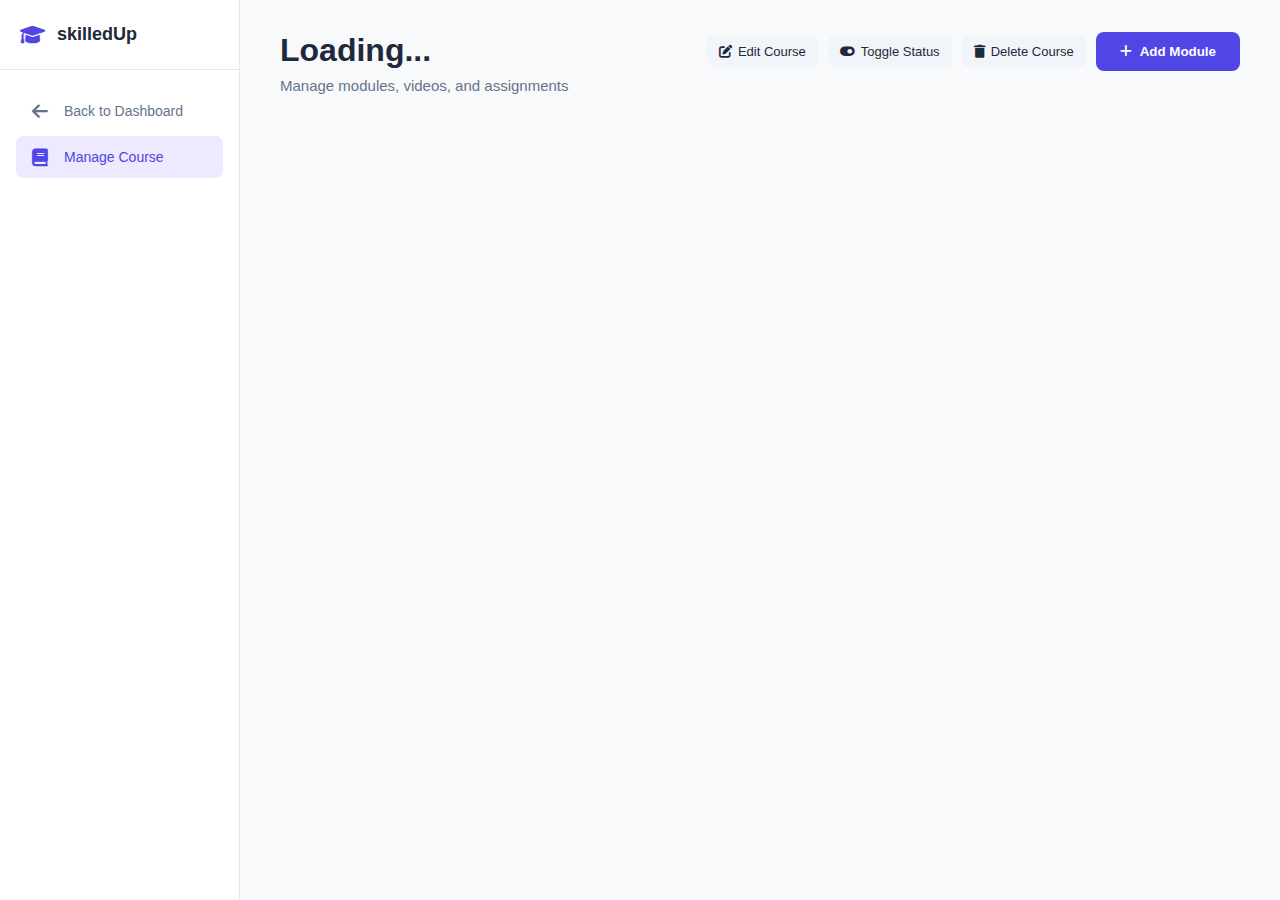
<file: backend/src/main/resources/static/admin/course-manage.html>
<!DOCTYPE html>
<html lang="en">

<head>
    <meta charset="UTF-8">
    <meta name="viewport" content="width=device-width, initial-scale=1.0">
    <title>Manage Course - Admin</title>
    <link rel="stylesheet" href="../css/admin.css">
    <link rel="stylesheet" href="https://cdnjs.cloudflare.com/ajax/libs/font-awesome/6.0.0/css/all.min.css">
</head>

<body>
    <div class="sidebar">
        <div class="sidebar-header">
            <div style="display:flex; align-items:center; gap:12px;">
                <i class="fas fa-graduation-cap"></i>
                <span>skilledUp</span>
            </div>
            <button class="nav-toggle" id="adminNavToggle">
                <i class="fas fa-bars"></i>
            </button>
        </div>
        <ul class="sidebar-menu">
            <li onclick="window.location.href='dashboard.html'">
                <i class="fas fa-arrow-left"></i>
                <span>Back to Dashboard</span>
            </li>
            <li class="active">
                <i class="fas fa-book"></i>
                <span>Manage Course</span>
            </li>
        </ul>
    </div>
    <div class="main-content">
        <header class="dashboard-header">
            <div class="header-left">
                <h1 id="courseTitleHeader">Loading...</h1>
                <p>Manage modules, videos, and assignments</p>
            </div>
            <div class="header-right">
                <button class="btn-icon" onclick="editCourse()" title="Edit Course">
                    <i class="fas fa-edit"></i> Edit Course
                </button>
                <button class="btn-icon" onclick="toggleCourseStatus()" title="Toggle Status">
                    <i class="fas fa-toggle-on"></i> Toggle Status
                </button>
                <button class="btn-icon btn-delete" onclick="deleteCourseConfirm()" title="Delete Course">
                    <i class="fas fa-trash"></i> Delete Course
                </button>
                <button class="btn-new-course" onclick="openAddModuleModal()">
                    <i class="fas fa-plus"></i> Add Module
                </button>
            </div>
        </header>

        <section class="content-manager">
            <div class="modules-container" id="modulesContainer">
                <!-- Modules & Videos loaded here -->
            </div>
        </section>
    </div>

    <!-- Video Player Modal -->
    <div id="videoPlayerModal" class="modal">
        <div class="modal-content video-player-modal">
            <span class="close" onclick="closeVideoPlayer()">&times;</span>
            <h3 id="playerVideoTitle">Video Title</h3>
            <video id="adminVideoPlayer" width="100%" style="max-height: 420px; background: #000;"></video>
            <div class="controls-bar">
                <div class="controls-left">
                    <button id="adminPlayBtn"><i class="fas fa-play"></i></button>
                    <button id="adminMuteBtn"><i class="fas fa-volume-up"></i></button>
                    <input type="range" id="adminVolumeRange" min="0" max="1" step="0.05" value="1">
                    <span id="adminTimeLabel">00:00 / 00:00</span>
                </div>
                <div class="controls-right">
                    <label>Speed</label>
                    <select id="adminSpeedSelect">
                        <option value="0.5">0.5x</option>
                        <option value="0.75">0.75x</option>
                        <option value="1" selected>1x</option>
                        <option value="1.25">1.25x</option>
                        <option value="1.5">1.5x</option>
                        <option value="2">2x</option>
                    </select>
                    <button id="adminPipBtn"><i class="fas fa-window-restore"></i></button>
                    <button id="adminFsBtn"><i class="fas fa-expand"></i></button>
                    <button id="adminTheaterBtn"><i class="fas fa-tv"></i></button>
                </div>
            </div>
        </div>
    </div>

    <!-- Edit Course Modal -->
    <div id="editCourseModal" class="modal">
        <div class="modal-content">
            <span class="close" onclick="closeModal('editCourseModal')">&times;</span>
            <h3>Edit Course</h3>
            <label>Course Title</label>
            <input type="text" id="editCourseTitle" placeholder="Course Title" required>
            <label>Description</label>
            <textarea id="editCourseDesc" rows="4" placeholder="Description"></textarea>
            <label>Price</label>
            <input type="number" id="editCoursePrice" placeholder="Price">
            <label>Status</label>
            <select id="editCourseActive">
                <option value="true">Active</option>
                <option value="false">Inactive</option>
            </select>
            <button onclick="submitCourseEdit()" class="btn-primary">Update Course</button>
        </div>
    </div>

    <!-- Edit Module Modal -->
    <div id="editModuleModal" class="modal">
        <div class="modal-content">
            <span class="close" onclick="closeModal('editModuleModal')">&times;</span>
            <h3>Rename Module</h3>
            <input type="hidden" id="editModuleId">
            <input type="text" id="editModuleTitle" placeholder="Module Title" required>
            <button onclick="submitModuleEdit()" class="btn-primary">Update</button>
        </div>
    </div>

    <!-- Edit Video Modal -->
    <div id="editVideoModal" class="modal">
        <div class="modal-content">
            <span class="close" onclick="closeModal('editVideoModal')">&times;</span>
            <h3>Edit Video</h3>
            <input type="hidden" id="editVideoId">
            <label>Video Title</label>
            <input type="text" id="editVideoTitle" placeholder="Video Title" required>
            <label>Replace Video File (Optional)</label>
            <input type="file" id="editVideoFile" accept="video/*">
            <small style="color: var(--text-muted);">Leave empty to keep current video</small>
            <button onclick="submitVideoEdit()" class="btn-primary">Update Video</button>
        </div>
    </div>

    <!-- Add Module Modal -->
    <div id="moduleModal" class="modal">
        <div class="modal-content">
            <span class="close" onclick="closeModal('moduleModal')">&times;</span>
            <h3>Add Module</h3>
            <input type="text" id="moduleTitle" placeholder="Module Title" required>
            <button onclick="submitModule()" class="btn-primary">Add</button>
        </div>
    </div>

    <!-- Add Video Modal -->
    <div id="videoModal" class="modal">
        <div class="modal-content">
            <span class="close" onclick="closeModal('videoModal')">&times;</span>
            <h3>Add Video</h3>
            <input type="hidden" id="currentModuleId">
            <input type="text" id="videoTitle" placeholder="Video Title" required>
            <input type="file" id="videoFile" accept="video/*" required>
            <button onclick="submitVideo()" class="btn-primary">Upload</button>
            <p id="uploadStatus"></p>
        </div>
    </div>

    <!-- Add Assignment Modal -->
    <div id="assignmentModal" class="modal">
        <div class="modal-content">
            <span class="close" onclick="closeModal('assignmentModal')">&times;</span>
            <h3>Add Assignment</h3>
            <input type="hidden" id="assignModuleId">
            <input type="text" id="assignTitle" placeholder="Title" required>

            <label>Type</label>
            <select id="assignType" onchange="toggleAssignmentFields()">
                <option value="TEXT">Text Only</option>
                <option value="FILE">File Upload</option>
            </select>

            <div id="textAssignmentFields">
                <label>Description</label>
                <textarea id="assignDesc" placeholder="Assignment Description"></textarea>

                <label>Content / Question</label>
                <textarea id="assignTextContent" placeholder="Enter assignment question or detailed content here..."
                    rows="5"></textarea>
            </div>

            <div id="fileAssignmentFields" style="display: none;">
                <label>Upload File</label>
                <input type="file" id="assignFile" accept="*/*">
                <small style="color: var(--text-muted);">Upload assignment file (PDF, DOC, etc.)</small>
            </div>

            <button onclick="submitAssignment()" class="btn-primary">Add Assignment</button>
        </div>
    </div>

    <!-- View Assignment Modal -->
    <div id="viewAssignmentModal" class="modal">
        <div class="modal-content" style="max-width: 700px;">
            <span class="close" onclick="closeModal('viewAssignmentModal')">&times;</span>
            <h3 id="viewAssignTitle">Assignment</h3>
            <div id="viewAssignType" style="margin:8px 0; color:#64748b;"></div>
            <div id="viewAssignDesc" style="margin:8px 0;"></div>
            <div id="viewAssignText"
                style="white-space:pre-wrap; border:1px solid #e2e8f0; padding:12px; border-radius:8px;"></div>
            <div id="viewAssignFile" style="margin-top:12px;"></div>
        </div>
    </div>

    <!-- Edit Assignment Modal -->
    <div id="editAssignmentModal" class="modal">
        <div class="modal-content" style="max-width: 700px;">
            <span class="close" onclick="closeModal('editAssignmentModal')">&times;</span>
            <h3>Edit Assignment</h3>
            <input type="hidden" id="editAssignId">
            <label>Title</label>
            <input type="text" id="editAssignTitle" placeholder="Title">
            <label>Description</label>
            <textarea id="editAssignDesc" rows="3" placeholder="Description"></textarea>
            <div id="editAssignTextFields">
                <label>Content</label>
                <textarea id="editAssignTextContent" rows="5" placeholder="Enter content"></textarea>
            </div>
            <div id="editAssignFileField" style="display:none;">
                <label>Replace File</label>
                <input type="file" id="editAssignFile" accept="*/*">
            </div>
            <button onclick="submitAssignmentEdit()" class="btn-primary">Update Assignment</button>
        </div>
    </div>

    <!-- Add Exam Modal -->
    <div id="examModal" class="modal">
        <div class="modal-content" style="max-width: 800px;">
            <span class="close" onclick="closeModal('examModal')">&times;</span>
            <h3>Exam Builder</h3>
            <input type="hidden" id="examModuleId">
            <div class="form-row">
                <div class="form-group">
                    <label>Exam Title</label>
                    <input type="text" id="examTitle" placeholder="e.g. Final Certification Exam" required>
                </div>
            </div>
            <div class="form-row" style="display: flex; gap: 20px;">
                <div class="form-group" style="flex: 1;">
                    <label>Duration (Minutes)</label>
                    <input type="number" id="examDuration" value="60" required>
                </div>
                <div class="form-group" style="flex: 1;">
                    <label>Passing Marks</label>
                    <input type="number" id="examPassingMarks" value="40" required>
                </div>
            </div>

            <div class="questions-section" style="margin-top: 20px;">
                <div style="display: flex; justify-content: space-between; align-items: center; margin-bottom: 10px;">
                    <h4>Questions</h4>
                    <div>
                        <button type="button" class="btn-icon" onclick="addQuestionRow('MCQ')">
                            <i class="fas fa-plus"></i> MCQ
                        </button>
                        <button type="button" class="btn-icon" onclick="addQuestionRow('FILE_UPLOAD')">
                            <i class="fas fa-plus"></i> File Upload
                        </button>
                    </div>
                </div>
                <div id="questionsContainer">
                    <!-- Dynamic question rows here -->
                </div>
            </div>

            <div style="margin-top: 30px; text-align: right;">
                <button onclick="submitExam()" class="btn-primary" style="padding: 12px 30px;">Create Exam</button>
            </div>
        </div>
    </div>

    <!-- View Exam Modal -->
    <div id="viewExamModal" class="modal">
        <div class="modal-content" style="max-width: 900px;">
            <span class="close" onclick="closeModal('viewExamModal')">&times;</span>
            <h3 id="viewExamTitle">Exam</h3>
            <div id="viewExamMeta" style="margin:8px 0; color:#64748b;"></div>
            <div id="viewExamQuestions"></div>
        </div>
    </div>

    <!-- Delete Confirmation Modal -->
    <div id="deleteModal" class="modal">
        <div class="modal-content">
            <span class="close" onclick="closeModal('deleteModal')">&times;</span>
            <h3>Confirm Delete</h3>
            <p id="deleteMessage">Are you sure you want to delete this item?</p>
            <div style="display: flex; gap: 10px; margin-top: 20px;">
                <button onclick="confirmDelete()" class="btn-danger">Delete</button>
                <button onclick="closeModal('deleteModal')" class="btn-secondary">Cancel</button>
            </div>
        </div>
    </div>

    <script src="../js/shared.js"></script>
    <script src="../js/admin.js"></script>
    <script>
        // Init course detail page logic
        const urlParams = new URLSearchParams(window.location.search);
        const courseId = urlParams.get('id');
        if (courseId) loadCourseDetails(courseId);
    </script>
</body>

</html>
</file>
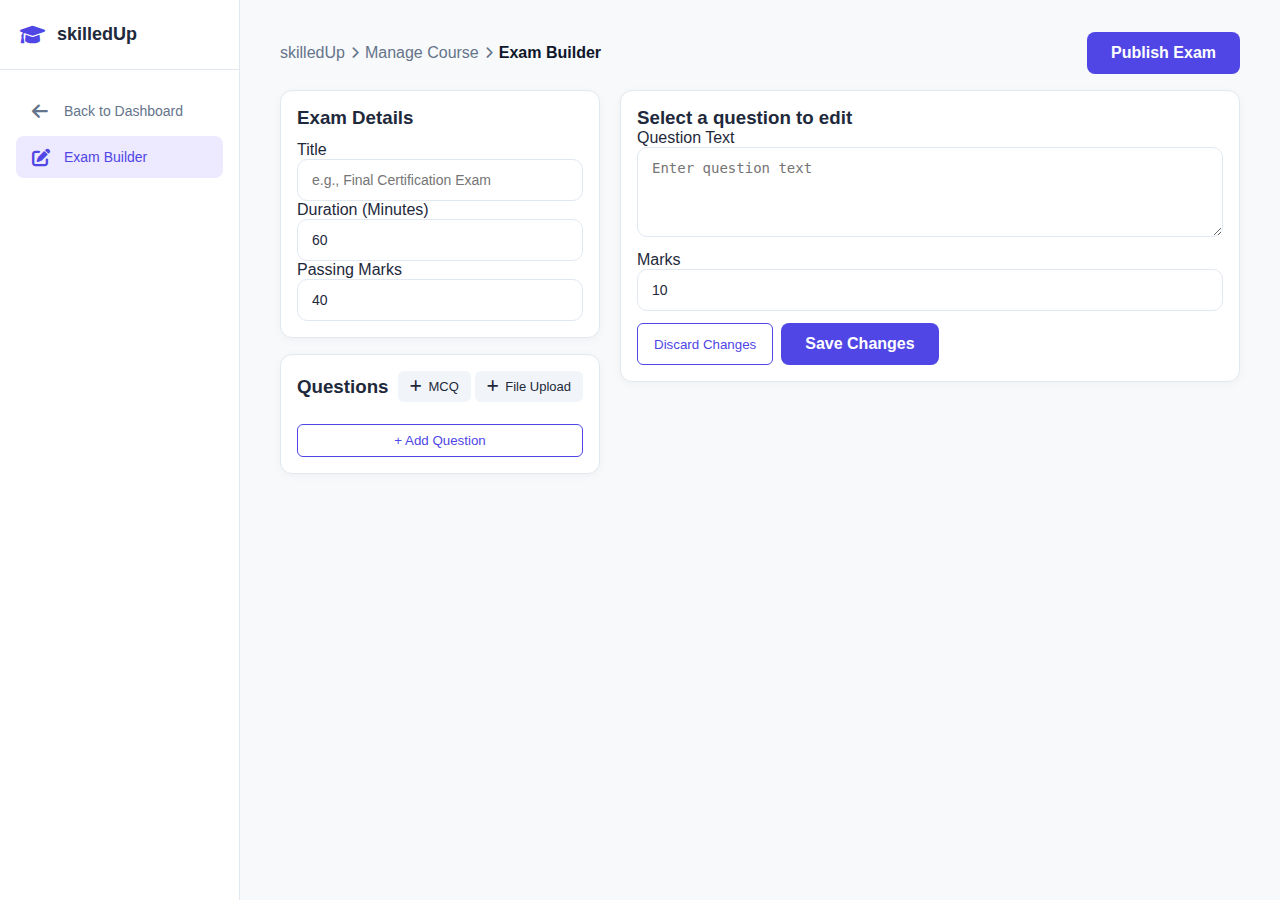
<file: backend/src/main/resources/static/admin/exam-builder.html>
<!DOCTYPE html>
<html lang="en">
<head>
    <meta charset="UTF-8">
    <meta name="viewport" content="width=device-width, initial-scale=1.0">
    <title>Exam Builder - Admin</title>
    <link rel="stylesheet" href="../css/admin.css">
    <link rel="stylesheet" href="https://cdnjs.cloudflare.com/ajax/libs/font-awesome/6.0.0/css/all.min.css">
</head>
<body>
    <div class="sidebar">
        <div class="sidebar-header">
            <div style="display:flex; align-items:center; gap:12px;">
                <i class="fas fa-graduation-cap"></i>
                <span>skilledUp</span>
            </div>
            <button class="nav-toggle" id="adminNavToggle">
                <i class="fas fa-bars"></i>
            </button>
        </div>
        <ul class="sidebar-menu">
            <li onclick="window.location.href='dashboard.html'">
                <i class="fas fa-arrow-left"></i>
                <span>Back to Dashboard</span>
            </li>
            <li class="active">
                <i class="fas fa-edit"></i>
                <span>Exam Builder</span>
            </li>
        </ul>
    </div>

    <div class="main-content">
        <div class="exam-toolbar" style="display:flex; align-items:center; justify-content:space-between; margin-bottom:16px;">
            <div class="breadcrumbs" style="display:flex; align-items:center; gap:6px; color:#64748b;">
                <span>skilledUp</span>
                <i class="fas fa-chevron-right" style="font-size:12px;"></i>
                <span>Manage Course</span>
                <i class="fas fa-chevron-right" style="font-size:12px;"></i>
                <span style="color:#0f172a; font-weight:600;">Exam Builder</span>
            </div>
            <button id="publishBtn" class="btn-primary">Publish Exam</button>
        </div>

        <div style="display:grid; grid-template-columns: 320px 1fr; gap:20px;">
            <div>
                <div class="card">
                    <h3 style="margin-bottom:12px;">Exam Details</h3>
                    <label>Title</label>
                    <input id="examTitleInput" type="text" placeholder="e.g., Final Certification Exam">
                    <label style="margin-top:10px;">Duration (Minutes)</label>
                    <input id="durationMinutesInput" type="number" value="60">
                    <label style="margin-top:10px;">Passing Marks</label>
                    <input id="passingMarksInput" type="number" value="40">
                </div>

                <div class="card" style="margin-top:16px;">
                    <div style="display:flex; align-items:center; justify-content:space-between; margin-bottom:10px;">
                        <h3>Questions</h3>
                        <div>
                            <button id="addMcqBtn" class="btn-icon" title="Add MCQ">
                                <i class="fas fa-plus"></i> MCQ
                            </button>
                            <button id="addFileBtn" class="btn-icon" title="Add File Upload">
                                <i class="fas fa-plus"></i> File Upload
                            </button>
                        </div>
                    </div>
                    <div id="totalsInfo" style="font-size:12px; color:#64748b; margin-bottom:8px;"></div>
                    <div id="questionList"></div>
                    <button id="addQuestionBottom" class="btn-secondary" style="width:100%; margin-top:12px;">
                        + Add Question
                    </button>
                </div>

            </div>

            <div>
                <div class="card" style="position:relative;">
                    <h3 id="editorTitle">Select a question to edit</h3>
                    <button id="removeQuestionBtn" class="btn-icon btn-delete" style="display:none; position:absolute; right:16px; top:16px;">
                        <i class="fas fa-times"></i>
                    </button>
                    <div id="unsavedBanner" class="unsaved-banner" style="display:none; margin:8px 0;">
                        You have unsaved changes. Save or discard before publishing.
                    </div>
                    <label>Question Text</label>
                    <textarea id="qTextInput" rows="4" placeholder="Enter question text"></textarea>
                    <div style="display:flex; gap:16px; margin-top:10px;">
                        <div style="flex:1;">
                            <label>Marks</label>
                            <input id="qMarksInput" type="number" value="10">
                        </div>
                    </div>
                    <div id="mcqFields" style="margin-top:12px; display:none;">
                        <div style="display:grid; grid-template-columns:1fr 1fr; gap:10px;">
                            <div><label>Option A</label><input id="optA" type="text" placeholder="Option A"></div>
                            <div><label>Option B</label><input id="optB" type="text" placeholder="Option B"></div>
                            <div><label>Option C</label><input id="optC" type="text" placeholder="Option C"></div>
                            <div><label>Option D</label><input id="optD" type="text" placeholder="Option D"></div>
                        </div>
                        <div style="margin-top:10px;">
                            <label>Correct Option</label>
                            <select id="correctSelect">
                                <option value="A">A</option>
                                <option value="B">B</option>
                                <option value="C">C</option>
                                <option value="D">D</option>
                            </select>
                        </div>
                    </div>
                    <div style="display:flex; gap:8px; margin-top:12px;">
                        <button id="discardBtn" class="btn-secondary">Discard Changes</button>
                        <button id="saveBtn" class="btn-primary">Save Changes</button>
                    </div>
                </div>
            </div>
        </div>
    </div>

    <script src="../js/shared.js"></script>
    <script src="../js/admin.js"></script>
    <script>
        initExamBuilderPage();
    </script>
</body>
</html>
</file>
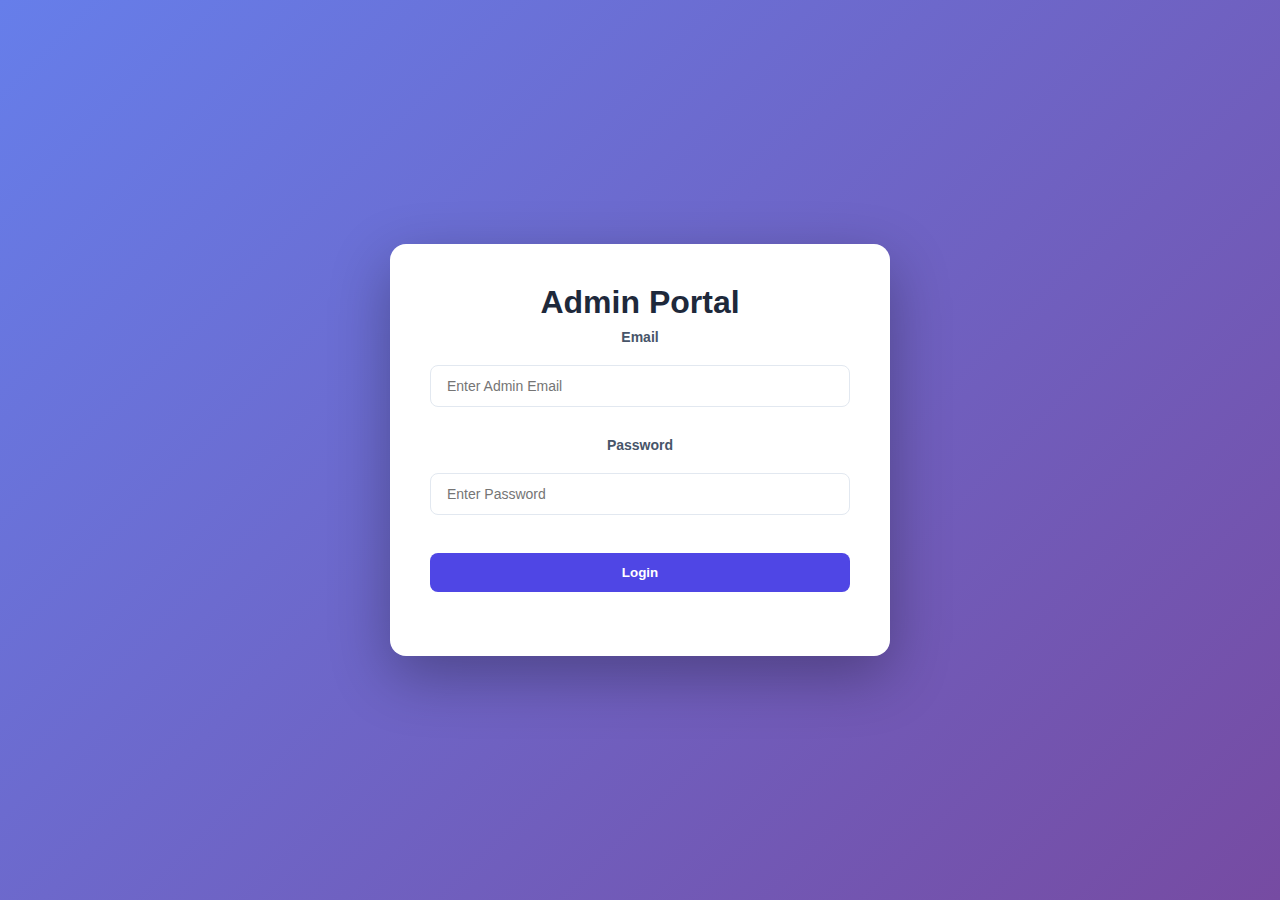
<file: backend/src/main/resources/static/admin/login.html>
<!DOCTYPE html>
<html lang="en">

<head>
    <meta charset="UTF-8">
    <meta name="viewport" content="width=device-width, initial-scale=1.0">
    <title>Admin Login - Final LMS</title>
    <link rel="stylesheet" href="../css/admin.css">
</head>

<body class="login-body">
    <div class="login-container">
        <h1>Admin Portal</h1>
        <form id="loginForm">
            <div class="form-group">
                <label>Email</label>
                <input type="text" id="email" placeholder="Enter Admin Email" required>
            </div>
            <div class="form-group">
                <label>Password</label>
                <input type="password" id="password" placeholder="Enter Password" required>
            </div>
            <button type="submit">Login</button>
            <p id="errorMsg" class="error"></p>
        </form>
    </div>
    <script src="../js/shared.js"></script>
    <script>
        document.getElementById('loginForm').addEventListener('submit', async (e) => {
            e.preventDefault();
            const email = document.getElementById('email').value;
            const password = document.getElementById('password').value;

            try {
                const res = await fetchWithAuth('/auth/admin/login', {
                    method: 'POST',
                    body: JSON.stringify({ email, password })
                });

                if (res.ok) {
                    const data = await res.json();
                    localStorage.setItem('token', data.token);
                    localStorage.setItem('role', data.role);
                    window.location.href = 'dashboard.html';
                } else {
                    const errText = await res.text();
                    document.getElementById('errorMsg').innerText = errText || 'Invalid credentials';
                }
            } catch (err) {
                console.error(err);
                document.getElementById('errorMsg').innerText = 'Connection error';
            }
        });
    </script>
</body>

</html>
</file>
<file: backend/src/main/resources/static/css/admin.css>
@import 'common/variables.css';
@import 'common/global.css';
@import 'common/auth.css';
@import 'admin/variables.css';
@import 'admin/layout.css';
@import 'admin/auth.css';
@import 'admin/dashboard.css';
@import 'admin/courses.css';
@import 'admin/students.css';
@import 'admin/components.css';
@import 'admin/responsive.css';
</file>
